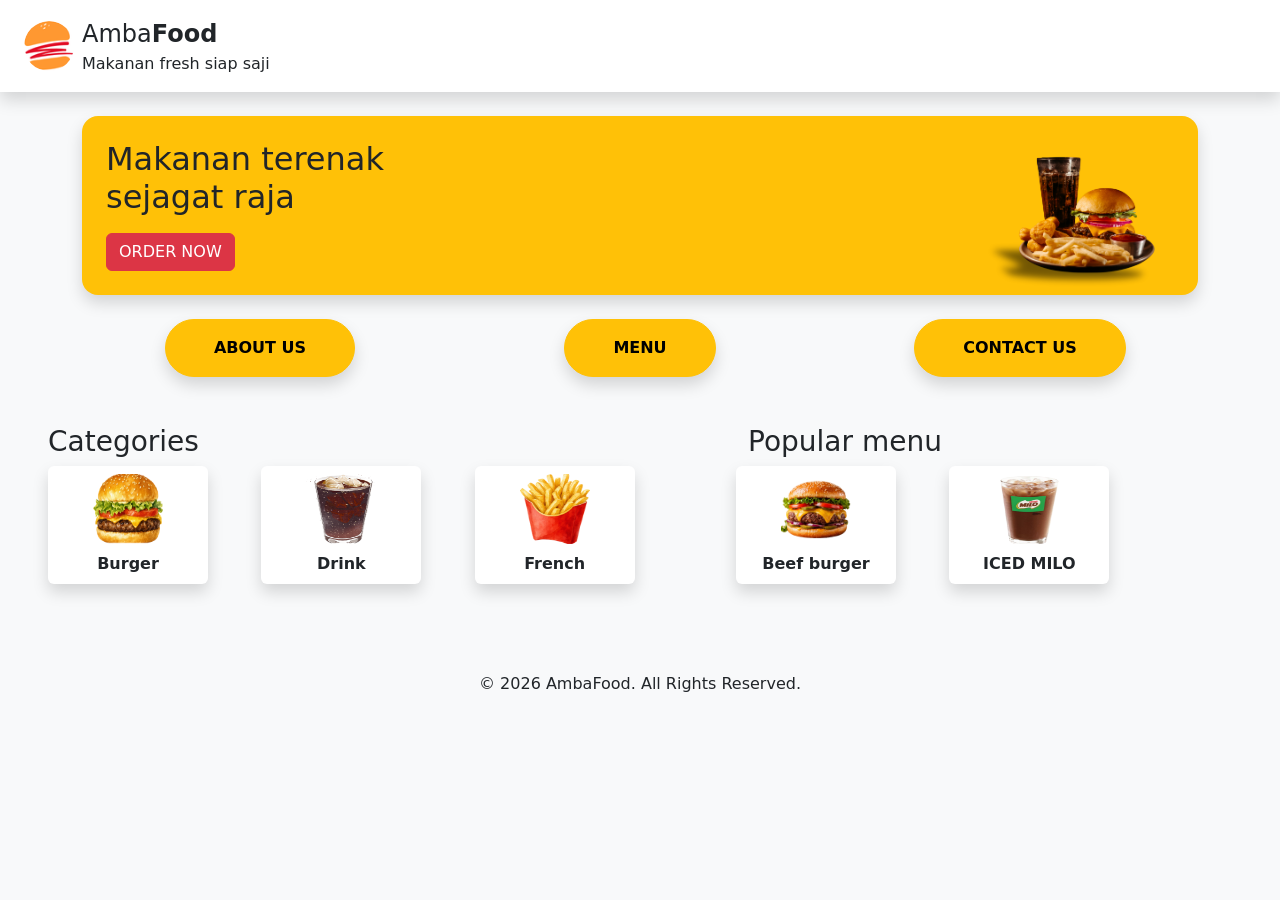
<file: index.html>
<!DOCTYPE html>
<html lang="en">
<head>
    <meta charset="UTF-8">
    <meta name="viewport" content="width=device-width, initial-scale=1.0">
    <title>Halaman awal</title>
    <link href="https://cdn.jsdelivr.net/npm/bootstrap@5.3.3/dist/css/bootstrap.min.css" rel="stylesheet">
</head>
<body class="bg-light overflow-x-hidden">
    
    <!--Navigasiiiiii-->
    <nav class="navbar navbar-light bg-white shadow px-4 py-3">
    <div class="d-flex align-items-center">
        <img src="Logo.png" alt="Logo" width="50" height="50" class="rounded-circle me-2">
        <div class="fs-4">
            Amba<b>Food</b>
            <div class="fs-6">
                Makanan fresh siap saji
            </div>
        </div>
    </div>
  </nav>
   
    <!--Banner-->
<div class="container my-4">
    <div class="bg-warning rounded-4 shadow p-4 d-flex justify-content-between align-items-center flex-wrap position-relative overflow-visible">
        <div>
        <h2 class="mb-3">
            Makanan terenak<br>sejagat raja
        </h2>
        <a href="menu.html" class="btn btn-danger">
            ORDER NOW
        </a>
        </div>
        <img src="Bur.png" alt="Icon burger" height="170" class="position-absolute end-0 top-50 translate-middle-y">
    </div>
</div>

<!--gtw-->
<div class="container mt-4">
    <div class="row text-center">
        <div class="col">
            <a href="about us.html"
               class="btn btn-warning rounded-pill shadow px-5 py-3">
                <b>ABOUT US</b>
            </a>
        </div>
        <div class="col">
            <a href="menumain.html"
               class="btn btn-warning rounded-pill shadow px-5 py-3">
                <b>MENU</b>
            </a>
        </div>
        <div class="col">
            <a href="contactUS.html"
               class="btn btn-warning rounded-pill shadow px-5 py-3">
                <b>CONTACT US</b>
            </a>
        </div>
    </div>
</div>

<!--gtw-->
<div class="row">
    <div class="col-6">
        <h3 class="mt-5 ms-5">
            Categories
        </h3>
    </div>
    <div class="col-6">
        <h3 class="mt-5 ms-5 ps-5">
            Popular menu
        </h3>
    </div>
</div>

<!--pakan-->
<div class="row g-0">
    <div class="col-6 col-md-3 col-lg-2 ms-5">
        <a href="burgermenu.html" class="text-decoration-none text-dark">
        <div class="card shadow border-0 text-center py-2 w-75">
            <img src="Burgerr.png" alt="Burger" class="mx-auto mb-2" width="70" height="70">
            <div class="card-body p-0">
                <p class="mb-0">
                    <b>Burger</b>
                </p>
            </div>
        </div>
        </a>
    </div>

    <div class="col-6 col-md-3 col-lg-2">
        <a href="drinkmenu.html" class="text-decoration-none text-dark">
        <div class="card shadow border-0 text-center py-2 w-75">
            <img src="Drink.png" alt="Minuman" class="mx-auto mb-2" width="70" height="70">
            <div class="card-body p-0">
                <p class="mb-0">
                    <b>Drink</b>
                </p>
            </div>
        </div>
        </a>
    </div>

    <div class="col-6 col-md-3 col-lg-2">
        <a href="kentang.html" class="text-decoration-none text-dark">
        <div class="card shadow border-0 text-center py-2 w-75">
            <img src="kentang.png" alt="Kentang" class="mx-auto mb-2" width="70" height="70">
            <div class="card-body p-0">
                <p class="mb-0">
                    <b>French</b>
                </p>
            </div>
        </div>
        </a>
    </div>

    <div class="col-6 col-md-3 col-lg-2 ms-5">
        <a href="burgermenu.html" class="text-decoration-none text-dark">
        <div class="card shadow border-0 text-center py-2 w-75">
            <img src="BEEF.png" alt="Burger" class="mx-auto mb-2" width="70" height="70">
            <div class="card-body p-0">
                <p class="mb-0">
                    <b>Beef burger</b>
                </p>
            </div>
        </div>
        </a>
    </div>

    <div class="col-6- col-md-3 col-lg-2">
        <a href="drinkmenu.html" class="text-decoration-none text-dark">
        <div class="card shadow border-0 text-center py-2 w-75">
            <img src="Es milo.png" alt="Kentang" class="mx-auto mb-2" width="70" height="70">
            <div class="card-body p-0">
                <p class="mb-0">
                    <b>ICED MILO</b>
                </p>
            </div>
        </div>
        </a>
    </div>
    <footer><br><br><br>
            <p class="mb-0 text-center py-3">
                © 2026 AmbaFood. All Rights Reserved.
            </p>
        </footer>
</body>

</html>
</file>
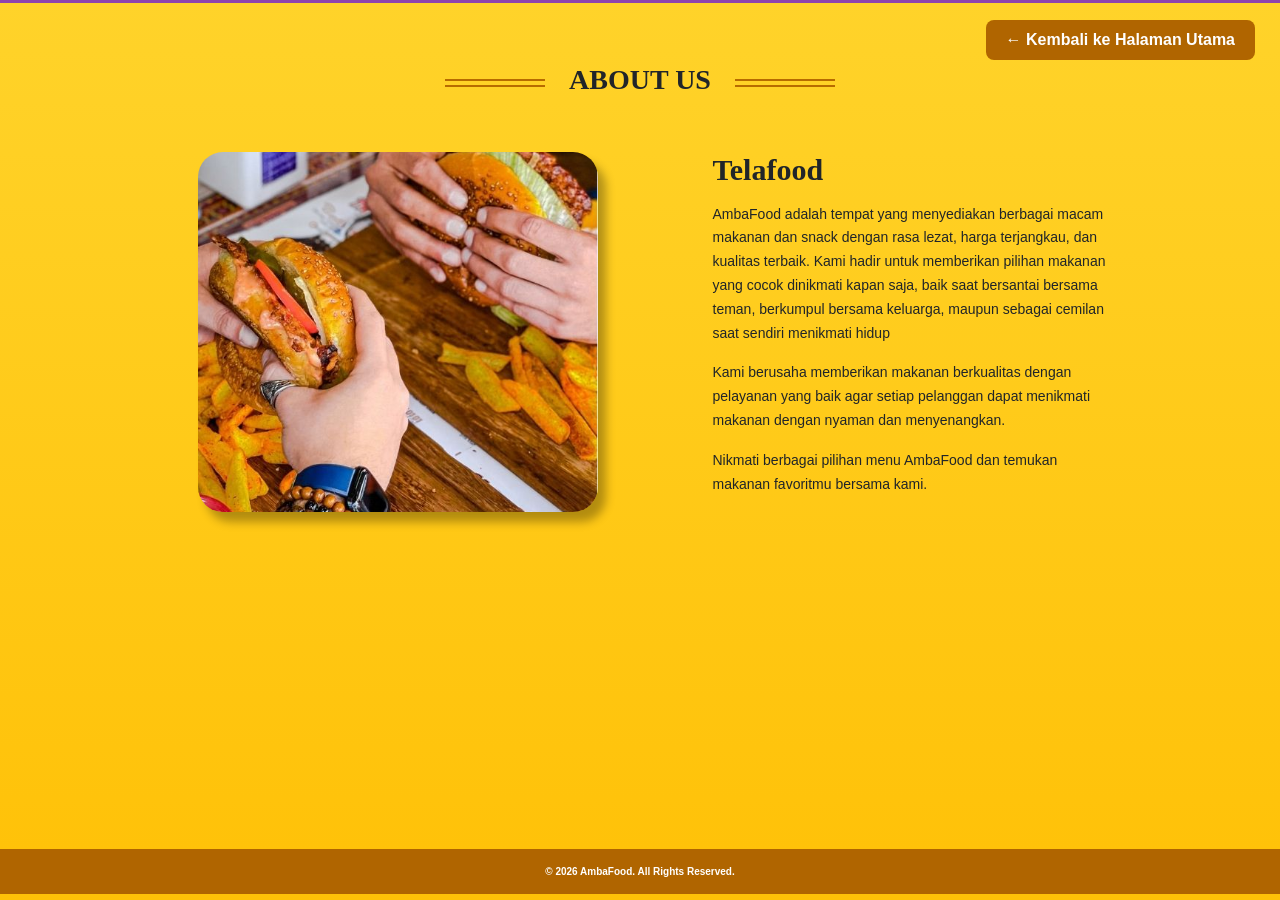
<file: about us.html>
<!doctype html>
<html lang="id">
  <head>
    <meta charset="UTF-8" />
    <meta name="viewport" content="width=device-width, initial-scale=1.0" />
    <title>About Us</title>

    <link
      href="https://cdn.jsdelivr.net/npm/bootstrap@5.3.3/dist/css/bootstrap.min.css"
      rel="stylesheet"
    />

    <style>
      body {
        margin: 0;
        min-height: 100vh;
        background: linear-gradient(to bottom, #ffd32a, #ffc107);
        font-family: Arial, sans-serif;
        border-top: 3px solid #8e44ad;
      }

      .tombol-kembali {
        position: absolute;
        top: 20px;
        right: 25px;
        background-color: #b06500;
        border: none;
        color: white;
        padding: 8px 20px;
        border-radius: 8px;
        font-weight: bold;
        z-index: 10;
      }

      .tombol-kembali:hover {
        background-color: #000;
        color: white;
      }

      .about-section {
        min-height: 94vh;
        padding-top: 60px;
      }

      .judul {
        font-family: Georgia, serif;
        font-weight: bold;
        font-size: 28px;
      }

      .garis {
        width: 100px;
        height: 2px;
        background-color: #b76b00;
        position: relative;
      }

      .garis::after {
        content: "";
        position: absolute;
        width: 100px;
        height: 2px;
        background-color: #b76b00;
        top: 6px;
        left: 0;
      }

      .about-content {
        margin-top: 55px;
      }

      .about-img {
        width: 400px;
        height: 360px;
        object-fit: cover;
        border-radius: 25px;
        box-shadow: 8px 10px 10px rgba(0, 0, 0, 0.3);
      }

      .about-text {
        max-width: 400px;
      }

      .about-text h2 {
        font-family: Georgia, serif;
        font-size: 30px;
        font-weight: bold;
        margin-bottom: 15px;
      }

      .about-text p {
        font-size: 14px;
        line-height: 1.7;
        font-weight: 500;
      }

      footer {
        font-size: 10px;
        text-align: center;
        background-color: #b06500;
        color: white;
        font-weight: bold;
        padding: 15px;
        margin-top: auto;

        display: flex;
        justify-content: center;
        align-items: center;
      }

      @media (max-width: 768px) {
        .about-img {
          width: 300px;
          height: 280px;
        }

        .about-text {
          text-align: center;
        }
      }
    </style>
  </head>

  <body>
    <a href="index.html" class="btn tombol-kembali">
      ← Kembali ke Halaman Utama
    </a>
    <section class="about-section">
      <div class="container">
        <div class="row align-items-center justify-content-center">
          <div class="col-auto">
            <div class="garis"></div>
          </div>

          <div class="col-auto">
            <h1 class="judul mb-0">ABOUT US</h1>
          </div>

          <div class="col-auto">
            <div class="garis"></div>
          </div>
        </div>
      </div>

      <div class="container about-content">
        <div class="row align-items-center justify-content-center g-5">
          <div class="col-md-6 text-center">
            <img
              src="karibipiti.jpg"
              alt="Tentang AmbaFood"
              class="about-img"
            />
          </div>

          <div class="col-md-5">
            <div class="about-text">
              <h2>Telafood</h2>

              <p>
                AmbaFood adalah tempat yang menyediakan berbagai macam makanan
                dan snack dengan rasa lezat, harga terjangkau, dan kualitas
                terbaik. Kami hadir untuk memberikan pilihan makanan yang cocok
                dinikmati kapan saja, baik saat bersantai bersama teman,
                berkumpul bersama keluarga, maupun sebagai cemilan saat sendiri
                menikmati hidup
              </p>

              <p>
                Kami berusaha memberikan makanan berkualitas dengan pelayanan
                yang baik agar setiap pelanggan dapat menikmati makanan dengan
                nyaman dan menyenangkan.
              </p>

              <p>
                Nikmati berbagai pilihan menu AmbaFood dan temukan makanan
                favoritmu bersama kami.
              </p>
            </div>
          </div>
        </div>
      </div>
    </section>

    <footer>© 2026 AmbaFood. All Rights Reserved.</footer>
  </body>
</html>
</file>
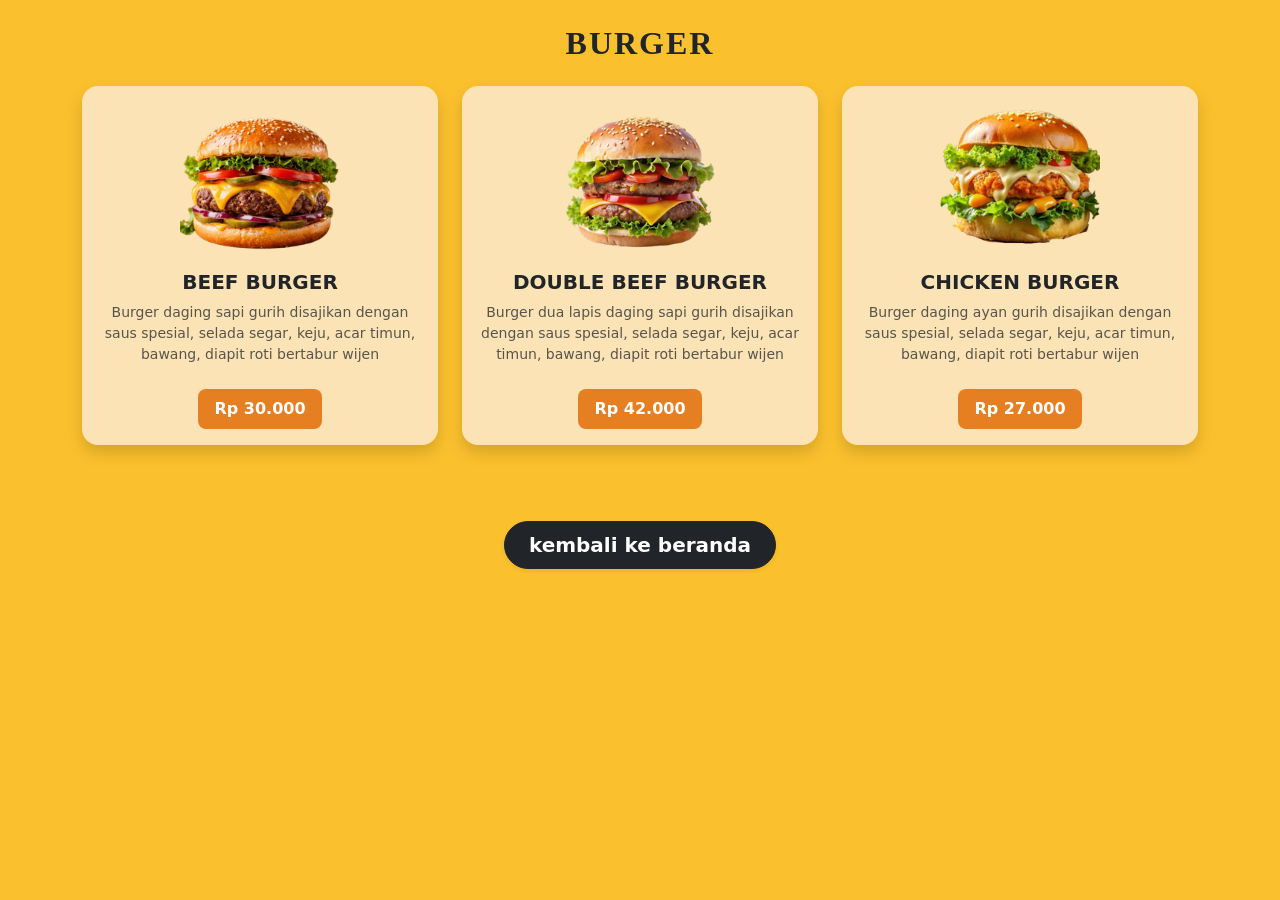
<file: burgermenu.html>
<!DOCTYPE html>
<html lang="en">
<head>
    <meta charset="UTF-8">
    <meta name="viewport" content="width=device-width, initial-scale=1.0">
    <title>Burger Menu</title>
    <link href="https://cdn.jsdelivr.net/npm/bootstrap@5.3.0/dist/css/bootstrap.min.css" rel="stylesheet">
    <link rel="stylesheet" href="style.css">
</head>
<body class=" bg-menu-yellow">
    <div class=" container py-4">

        <section class="mb-5">
            <h2 class="text-center fw-bold mb-4 judul-menu">BURGER</h2>
            <div class="row g-4 justify-content-center">

                <!-- beef burger-->
                <div class="col-12 col-md-4">
                    <div class="card card-menu shadow rounded-4 h-100 text-center p-3 position-relative">
                        <img src="BeefBurger.png" class="card-img-top mx-auto mb-2" alt="alt burger">
                        <div class="card-body d-flex flex-column justify-content-between p-0">
                            <div>
                                <h5 class="card-title fw-bold text-uppercase">Beef Burger</h5>
                                <p class="card-text small text-muted">Burger daging sapi gurih disajikan dengan saus spesial, selada segar, keju, acar timun, bawang, diapit roti bertabur wijen</p>
                            </div>
                            <div class="mt-4">
                                <span class="badge-harga d-inline-block px-3 py-2 fs-6">Rp 30.000</span>
                            </div>
                        </div>
                    </div>
                </div>
                <!--Double beef-->
                
                <div class="col-12 col-md-4">
                    <div class="card card-menu shadow rounded-4 h-100 text-center p-3 position-relative">
                        <img src="DoubleBeefBurger.png" class="card-img-top mx-auto mb-2" alt="alt burger">
                        <div class="card-body d-flex flex-column justify-content-between p-0">
                            <div>
                                <h5 class="card-title fw-bold text-uppercase">Double Beef Burger</h5>
                                <p class="card-text small text-muted">Burger dua lapis daging sapi gurih disajikan dengan saus spesial, selada segar, keju, acar timun, bawang, diapit roti bertabur wijen</p>
                            </div>
                            <div class="mt-4">
                                <span class="badge-harga d-inline-block px-3 py-2 fs-6">Rp 42.000</span>
                            </div>
                        </div>
                    </div>
                </div>
                <!--Chicken burger-->
                <div class="col-12 col-md-4">
                    <div class="card card-menu shadow rounded-4 h-100 text-center p-3 position-relative">
                        <img src="ChickenBurger.png" class="card-img-top mx-auto mb-2" alt="alt burger">
                        <div class="card-body d-flex flex-column justify-content-between p-0">
                            <div>
                                <h5 class="card-title fw-bold text-uppercase">Chicken Burger</h5>
                                <p class="card-text small text-muted">Burger daging ayan gurih disajikan dengan saus spesial, selada segar, keju, acar timun, bawang, diapit roti bertabur wijen</p>
                            </div>
                            <div class="mt-4">
                                <span class="badge-harga d-inline-block px-3 py-2 fs-6">Rp 27.000</span>
                            </div>
                        </div>
                    </div>
                </div>
            </div>
        </section>
    </div>
     <div class="text-center mt-1 mb-3">
        <a href="index.html" class="btn btn-dark btn-lg fw-bold btn-lg fw-bold rounded-pill px-4 py-2 shadow-sm ">
            kembali ke beranda
        </a>
    </div>


</body>
</html>
</file>
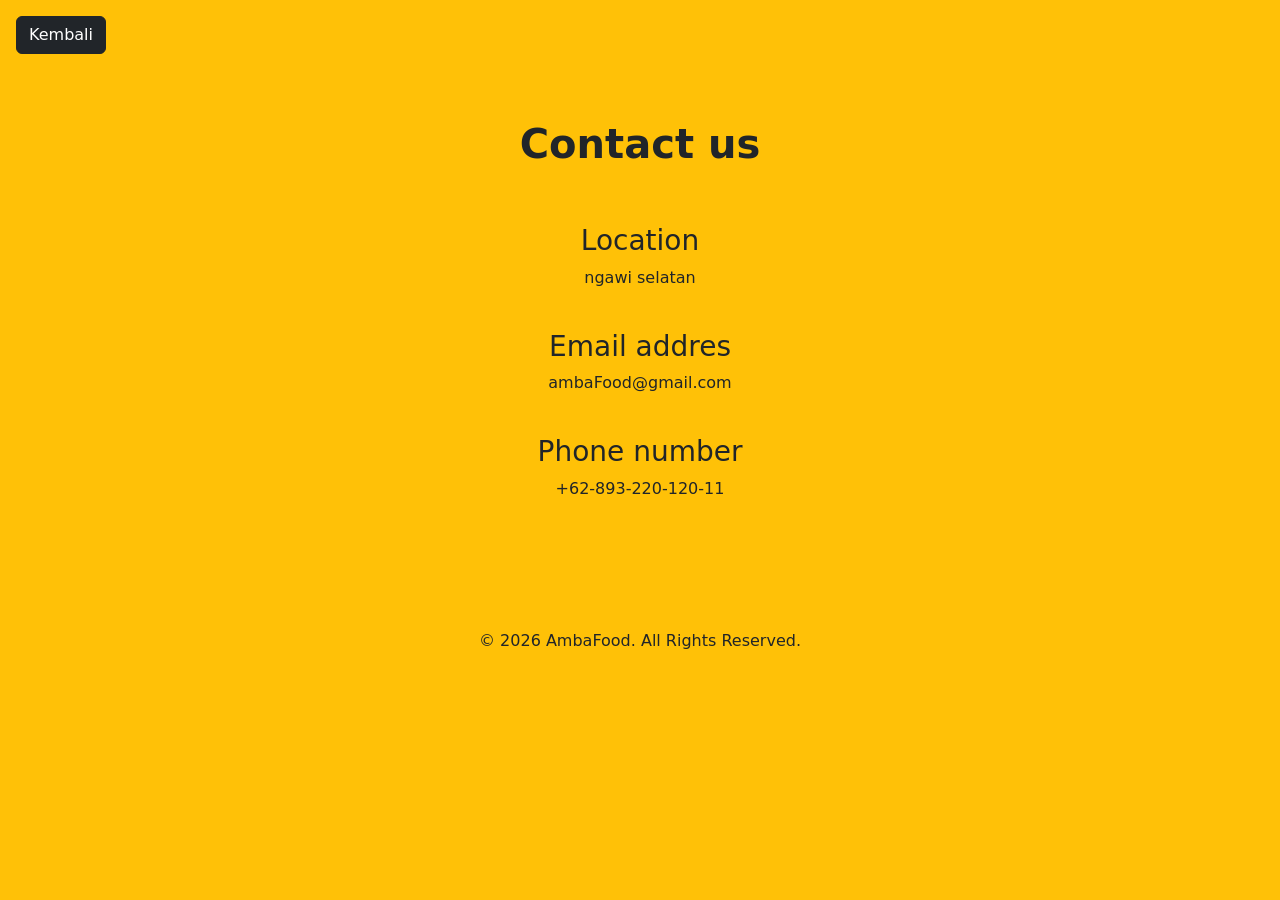
<file: contactUS.html>
<!DOCTYPE html>
<html lang="en">
<head>
    <meta charset="UTF-8">
    <meta name="viewport" content="width=device-width, initial-scale=1.0">
    <title>Contact us</title>
    <link href="https://cdn.jsdelivr.net/npm/bootstrap@5.3.3/dist/css/bootstrap.min.css" rel="stylesheet">


</head>

<body class="bg-warning overflow-x-hidden">
    <div class="position-relative">
        <a href="index.html" class="btn btn-dark position-absolute top-0 start-0 m-3">
                Kembali
        </a>
        </div>

    <br><br><br>
    <div class="text-center mt-5">
        <h1>
            <b>Contact us</b><br><br>
        </h1>

        <h3>
            Location
        </h3>
            <p>ngawi selatan</p><br>

        <h3>
            Email addres
        </h3>
            <p>ambaFood@gmail.com</p><br>
        <h3>
            Phone number
        </h3>
            <p>+62-893-220-120-11</p><br>
                
            
        </div>
        <footer><br><br><br>
            <p class="mb-0 text-center py-3">
                © 2026 AmbaFood. All Rights Reserved.
            </p>
        </footer>

        
    </body>

</html>
</file>
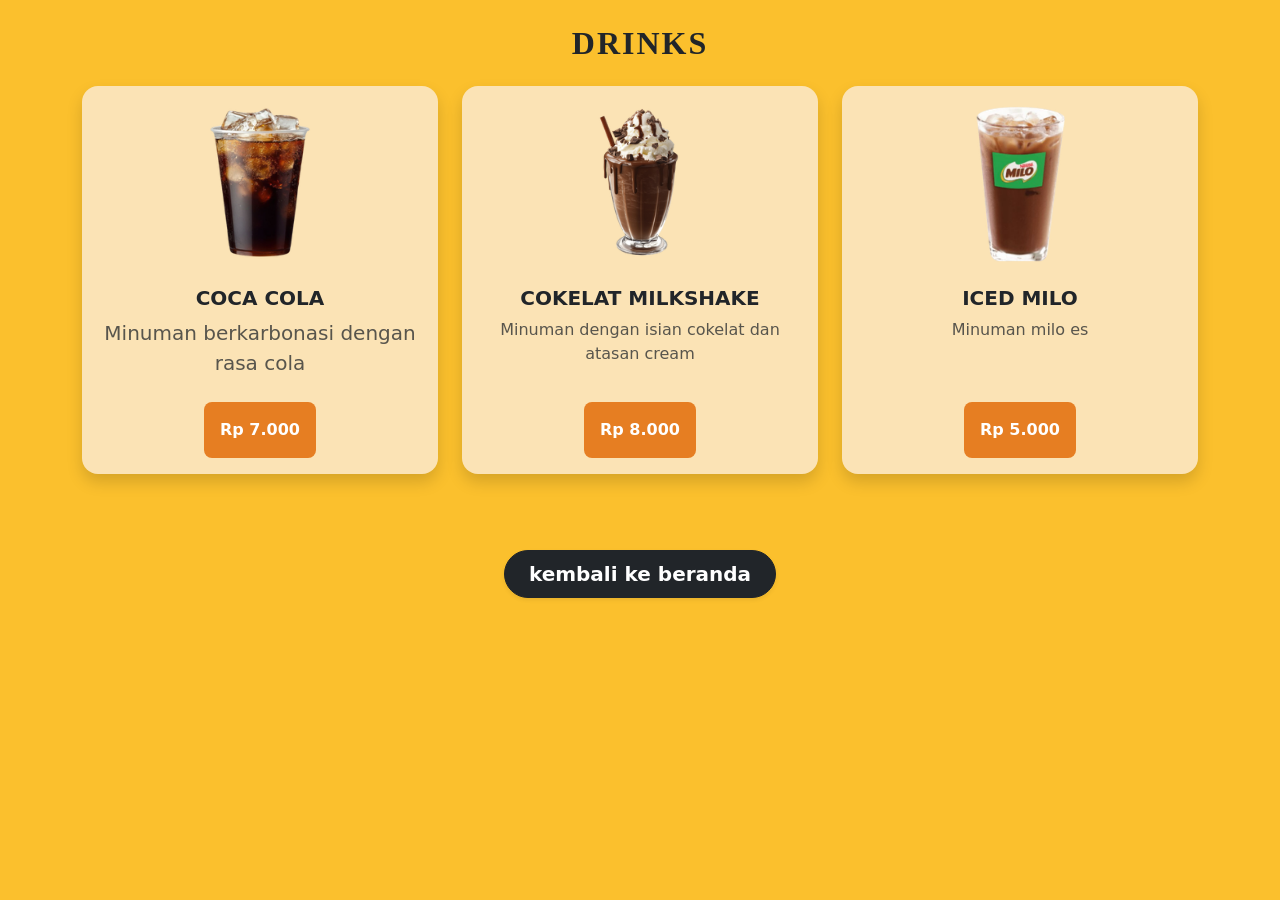
<file: drinkmenu.html>
<!DOCTYPE html>
<html lang="en">
<head>
    <meta charset="UTF-8">
    <meta name="viewport" content="width=device-width, initial-scale=1.0">
    <title>Burger Menu</title>
    <link href="https://cdn.jsdelivr.net/npm/bootstrap@5.3.0/dist/css/bootstrap.min.css" rel="stylesheet">
    <link rel="stylesheet" href="style.css">
</head>
<body class=" bg-menu-yellow">
    <div class=" container py-4">
                <!--DRINKS-->

        <section class="mb-5">
            <h2 class="text-center fw-bold mb-4 judul-menu">DRINKS</h2>
            <div class="row g-4 justify-content-center">

                <!--COCA COLA-->
                <div class="col-12 col-md-4">
                    <div class="card card-menu shadow rounded-4 h-100 text-center p-3 position-relative">
                        <img src="COCA COLA.png" class=" mx-auto mb-4" alt="alt burger">
                        <div class="card-body d-flex flex-column justify-content-between p-0">
                            <div>
                                <h5 class="card-title fw-bold text-uppercase">Coca cola</h5>
                                <p class="card-text fs-5 text-muted">Minuman berkarbonasi dengan rasa cola</p>
                            </div>
                            <div class="mt-4">
                                <span class="badge-harga d-inline-block px-3 py-3 fs-6">Rp 7.000</span>
                            </div>
                        </div>
                    </div>
                </div>
                <!--Cholate milkshake-->
                
                <div class="col-12 col-md-4">
                    <div class="card card-menu shadow rounded-4 h-100 text-center p-3 position-relative">
                        <img src="cokelatmilkshake.png" class=" mx-auto mb-4" alt="alt burger">
                        <div class="card-body d-flex flex-column justify-content-between p-0">
                            <div>
                                <h5 class="card-title fw-bold text-uppercase">Cokelat Milkshake</h5>
                                <p class="card-text text-muted">Minuman dengan isian cokelat dan atasan cream</p>
                            </div>
                            <div class="mt-4">
                                <span class="badge-harga d-inline-block px-3 py-3 fs-6">Rp 8.000</span>
                            </div>
                        </div>
                    </div>
                </div>
                <!--Milo ice-->
                <div class="col-12 col-md-4">
                    <div class="card card-menu shadow rounded-4 h-100 text-center p-3 position-relative">
                        <img src="MiloIced.png" class="mx-auto mb-4" alt="alt burger">
                        <div class="card-body d-flex flex-column justify-content-between p-0">
                            <div>
                                <h5 class="card-title fw-bold text-uppercase">ICED MILO</h5>
                                <p class="card-text text-muted">Minuman milo es</p>
                            </div>
                            <div class="mt-4">
                                <span class="badge-harga d-inline-block px-3 py-3 fs-6">Rp 5.000</span>
                            </div>
                        </div>
                    </div>
                </div>
            </div>
        </section>
       
    </div>
     <div class="text-center mt-1 mb-3">
        <a href="index.html" class="btn btn-dark btn-lg fw-bold btn-lg fw-bold rounded-pill px-4 py-2 shadow-sm ">
            kembali ke beranda
        </a>
    </div>


</body>
</html>
</file>
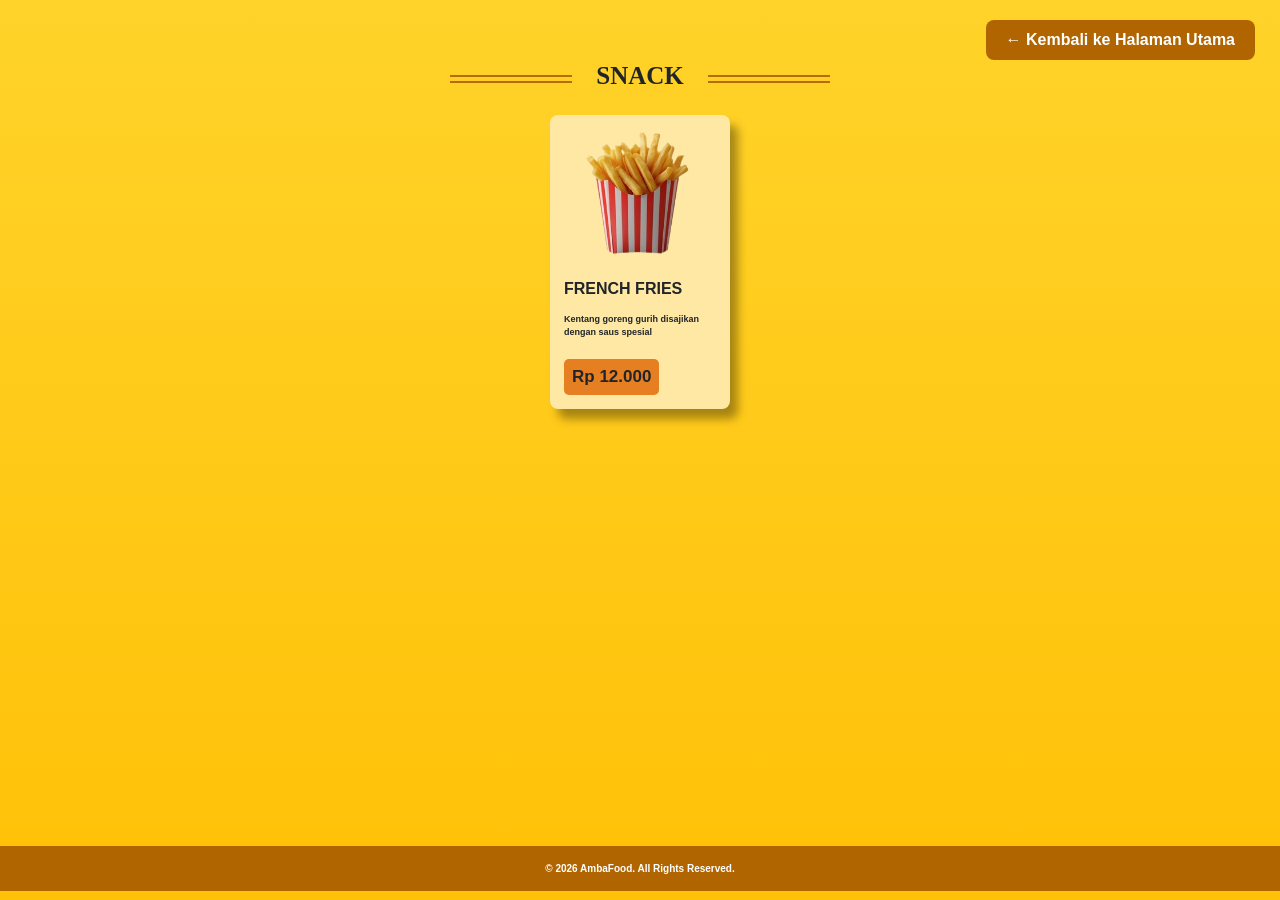
<file: kentang.html>
<!doctype html>
<html lang="id">
  <head>
    <meta charset="UTF-8" />
    <meta name="viewport" content="width=device-width, initial-scale=1.0" />
    <title>Snack</title>

    <link
      href="https://cdn.jsdelivr.net/npm/bootstrap@5.3.3/dist/css/bootstrap.min.css"
      rel="stylesheet"
    />

    <style>
      body {
        margin: 0;
        min-height: 100vh;
        background: linear-gradient(to bottom, #ffd32a, #ffc107);
        font-family: Arial, sans-serif;
      }

      .tombol-kembali {
        position: absolute;
        top: 20px;
        right: 25px;
        background-color: #b06500;
        border: none;
        color: white;
        padding: 8px 20px;
        border-radius: 8px;
        font-weight: bold;
        z-index: 10;
      }

      .tombol-kembali:hover {
        background-color: #000;
        color: white;
      }

      .snack-section {
        min-height: 94vh;
        position: relative;
        padding-top: 45px;
      }

      .judul {
        font-family: Georgia, serif;
        font-weight: bold;
        font-size: 25px;
      }

      .garis {
        width: 122px;
        height: 2px;
        background-color: #b76b00;
        position: relative;
      }

      .garis::after {
        content: "";
        position: absolute;
        width: 122px;
        height: 2px;
        background-color: #b76b00;
        top: 6px;
        left: 0;
      }

      .snack-card {
        width: 180px;
        min-height: 290px;
        background-color: #ffe8a3;
        border-radius: 8px;
        box-shadow: 8px 10px 10px rgba(0, 0, 0, 0.35);
        padding: 14px;
      }

      .snack-card img {
        width: 100%;
        height: 145px;
        object-fit: contain;
      }

      .snack-card h5 {
        font-size: 16px;
        font-weight: bold;
        margin-top: 5px;
      }

      .snack-card p {
        font-size: 9px;
        font-weight: bold;
        line-height: 1.4;
        margin-top: 15px;
      }

      .harga {
        display: inline-block;
        background-color: #e67e22;
        padding: 5px 8px;
        border-radius: 5px;
        font-size: 17px;
        font-weight: bold;
        margin-top: 5px;
      }

      footer {
        font-size: 10px;
        text-align: center;
        background-color: #b06500;
        color: white;
        font-weight: bold;
        padding: 15px;
        margin-top: auto;

        display: flex;
        justify-content: center;
        align-items: center;
      }
    </style>
  </head>

  <body>
    <a href="index.html" class="btn tombol-kembali">
      ← Kembali ke Halaman Utama
    </a>
    <section class="snack-section">
      <!-- Judul -->
      <div class="container pt-3">
        <div class="row align-items-center justify-content-center">
          <div class="col-auto">
            <div class="garis"></div>
          </div>

          <div class="col-auto">
            <h1 class="judul mb-0">SNACK</h1>
          </div>

          <div class="col-auto">
            <div class="garis"></div>
          </div>
        </div>
      </div>

      <!-- Card Snack -->
      <div class="container d-flex justify-content-center mt-4">
        <div class="snack-card">
          <img src="kentang.jpg" alt="French Fries" />

          <h5>FRENCH FRIES</h5>
          <p>Kentang goreng gurih disajikan dengan saus spesial</p>

          <div class="harga">Rp 12.000</div>
        </div>
      </div>
    </section>

    <footer>© 2026 AmbaFood. All Rights Reserved.</footer>
  </body>
</html>
</file>
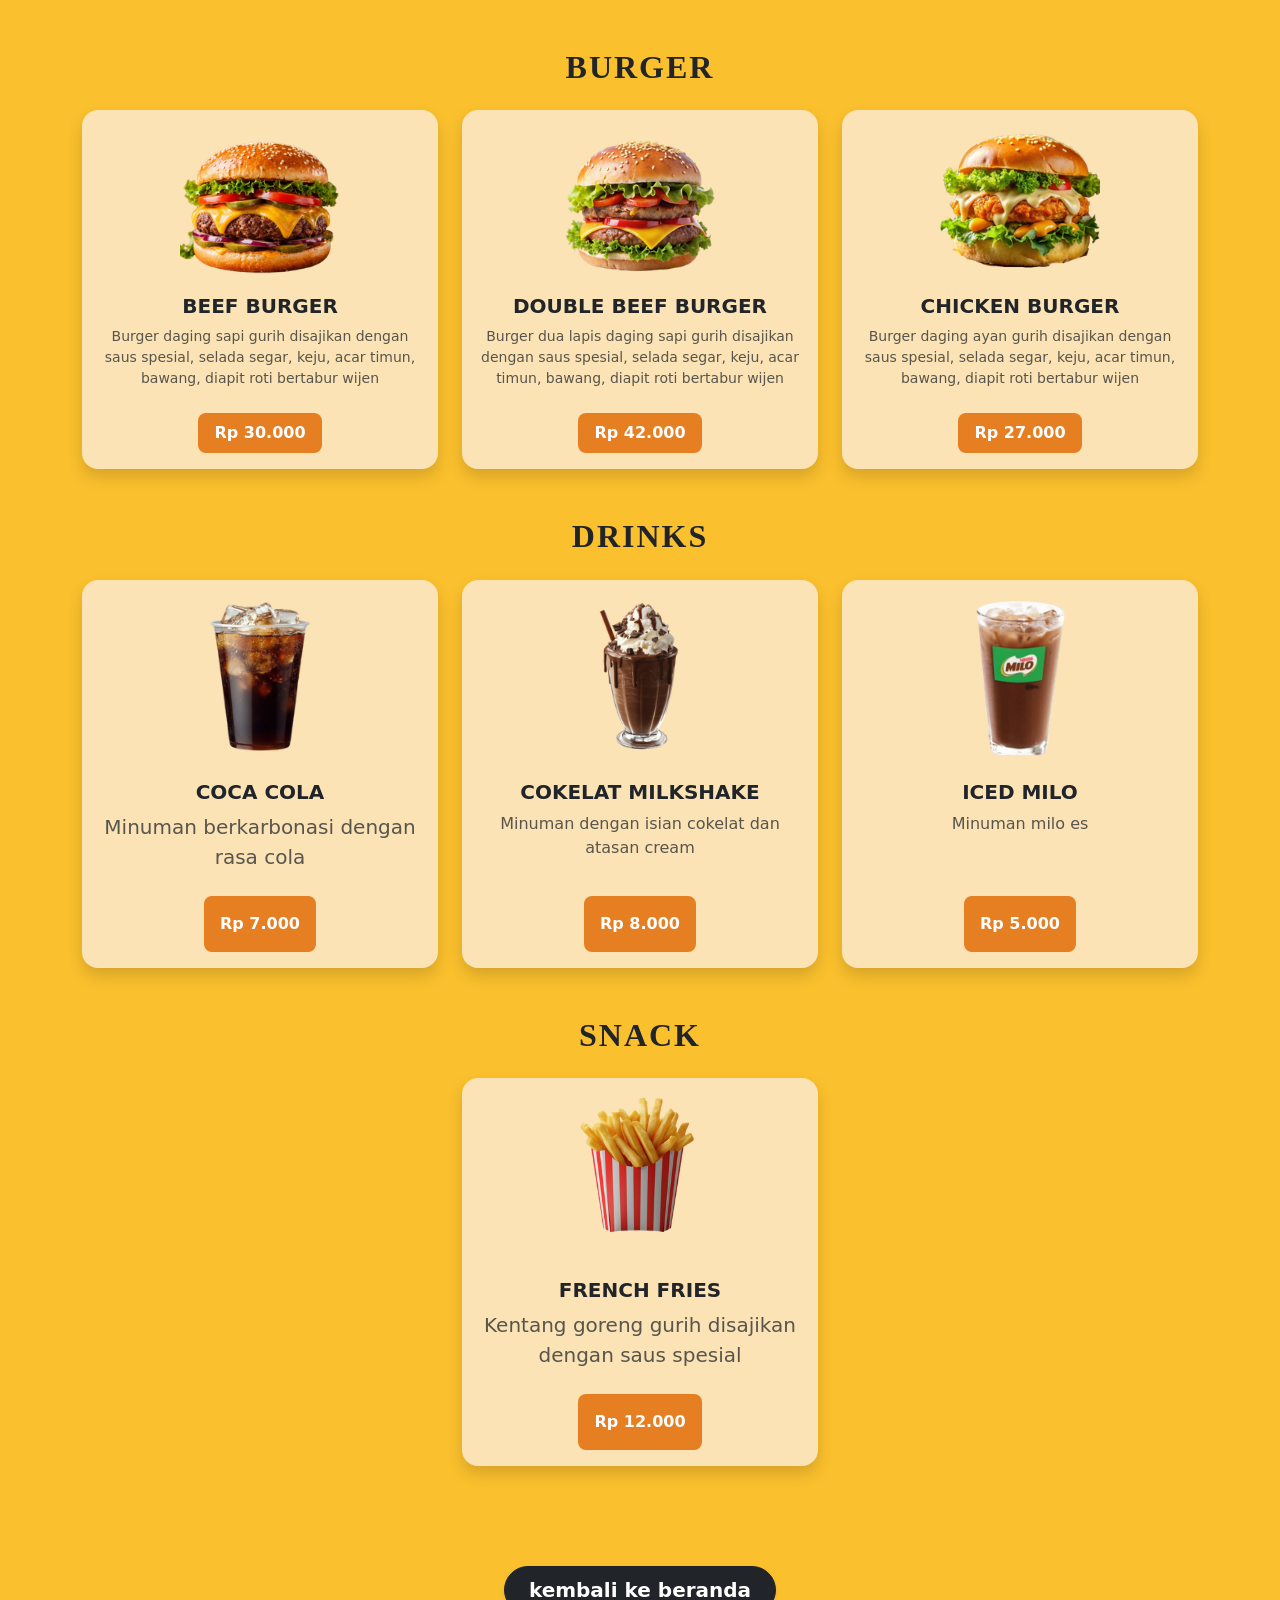
<file: menumain.html>
<!DOCTYPE html>
<html lang="en">
<head>
    <meta charset="UTF-8">
    <meta name="viewport" content="width=device-width, initial-scale=1.0">
    <title>Menu Main</title>
    <link href="https://cdn.jsdelivr.net/npm/bootstrap@5.3.0/dist/css/bootstrap.min.css" rel="stylesheet">
    <link rel="stylesheet" href="style.css">
</head>
<body class="bg-menu-yellow">
    <div class="container py-5">

        <section class="mb-5">
            <h2 class="text-center fw-bold mb-4 judul-menu">BURGER</h2>
            <div class="row g-4 justify-content-center">

                <!-- beef burger-->
                <div class="col-12 col-md-4">
                    <div class="card card-menu shadow rounded-4 h-100 text-center p-3 position-relative">
                        <img src="BeefBurger.png" class="card-img-top mx-auto mb-2" alt="alt burger">
                        <div class="card-body d-flex flex-column justify-content-between p-0">
                            <div>
                                <h5 class="card-title fw-bold text-uppercase">Beef Burger</h5>
                                <p class="card-text small text-muted">Burger daging sapi gurih disajikan dengan saus spesial, selada segar, keju, acar timun, bawang, diapit roti bertabur wijen</p>
                            </div>
                            <div class="mt-4">
                                <span class="badge-harga d-inline-block px-3 py-2 fs-6">Rp 30.000</span>
                            </div>
                        </div>
                    </div>
                </div>
                <!--Double beef-->
                
                <div class="col-12 col-md-4">
                    <div class="card card-menu shadow rounded-4 h-100 text-center p-3 position-relative">
                        <img src="DoubleBeefBurger.png" class="card-img-top mx-auto mb-2" alt="alt burger">
                        <div class="card-body d-flex flex-column justify-content-between p-0">
                            <div>
                                <h5 class="card-title fw-bold text-uppercase">Double Beef Burger</h5>
                                <p class="card-text small text-muted">Burger dua lapis daging sapi gurih disajikan dengan saus spesial, selada segar, keju, acar timun, bawang, diapit roti bertabur wijen</p>
                            </div>
                            <div class="mt-4">
                                <span class="badge-harga d-inline-block px-3 py-2 fs-6">Rp 42.000</span>
                            </div>
                        </div>
                    </div>
                </div>
                <!--Chicken burger-->
                <div class="col-12 col-md-4">
                    <div class="card card-menu shadow rounded-4 h-100 text-center p-3 position-relative">
                        <img src="ChickenBurger.png" class="card-img-top mx-auto mb-2" alt="alt burger">
                        <div class="card-body d-flex flex-column justify-content-between p-0">
                            <div>
                                <h5 class="card-title fw-bold text-uppercase">Chicken Burger</h5>
                                <p class="card-text small text-muted">Burger daging ayan gurih disajikan dengan saus spesial, selada segar, keju, acar timun, bawang, diapit roti bertabur wijen</p>
                            </div>
                            <div class="mt-4">
                                <span class="badge-harga d-inline-block px-3 py-2 fs-6">Rp 27.000</span>
                            </div>
                        </div>
                    </div>
                </div>
            </div>
        </section>

        <!--DRINKS-->

        <section class="mb-5">
            <h2 class="text-center fw-bold mb-4 judul-menu">DRINKS</h2>
            <div class="row g-4 justify-content-center">

                <!--COCA COLA-->
                <div class="col-12 col-md-4">
                    <div class="card card-menu shadow rounded-4 h-100 text-center p-3 position-relative">
                        <img src="COCA COLA.png" class=" mx-auto mb-4" alt="alt burger">
                        <div class="card-body d-flex flex-column justify-content-between p-0">
                            <div>
                                <h5 class="card-title fw-bold text-uppercase">Coca cola</h5>
                                <p class="card-text fs-5 text-muted">Minuman berkarbonasi dengan rasa cola</p>
                            </div>
                            <div class="mt-4">
                                <span class="badge-harga d-inline-block px-3 py-3 fs-6">Rp 7.000</span>
                            </div>
                        </div>
                    </div>
                </div>
                <!--Cholate milkshake-->
                
                <div class="col-12 col-md-4">
                    <div class="card card-menu shadow rounded-4 h-100 text-center p-3 position-relative">
                        <img src="cokelatmilkshake.png" class=" mx-auto mb-4" alt="alt burger">
                        <div class="card-body d-flex flex-column justify-content-between p-0">
                            <div>
                                <h5 class="card-title fw-bold text-uppercase">Cokelat Milkshake</h5>
                                <p class="card-text text-muted">Minuman dengan isian cokelat dan atasan cream</p>
                            </div>
                            <div class="mt-4">
                                <span class="badge-harga d-inline-block px-3 py-3 fs-6">Rp 8.000</span>
                            </div>
                        </div>
                    </div>
                </div>
                <!--Milo ice-->
                <div class="col-12 col-md-4">
                    <div class="card card-menu shadow rounded-4 h-100 text-center p-3 position-relative">
                        <img src="MiloIced.png" class="mx-auto mb-4" alt="alt burger">
                        <div class="card-body d-flex flex-column justify-content-between p-0">
                            <div>
                                <h5 class="card-title fw-bold text-uppercase">ICED MILO</h5>
                                <p class="card-text text-muted">Minuman milo es</p>
                            </div>
                            <div class="mt-4">
                                <span class="badge-harga d-inline-block px-3 py-3 fs-6">Rp 5.000</span>
                            </div>
                        </div>
                    </div>
                </div>
            </div>
        </section>

        <!--Snack-->

        <section class="mb-5">
            <h2 class="text-center fw-bold mb-4 judul-menu">SNACK</h2>
            <div class="row g-4 justify-content-center">

                <!--COCA COLA-->
                <div class="col-12 col-md-4">
                    <div class="card card-menu shadow rounded-4 h-100 text-center p-3 position-relative">
                        <img src="Fries.png" class=" mx-auto mb-4" alt="alt burger">
                        <div class="card-body d-flex flex-column justify-content-between p-0">
                            <div>
                                <h5 class="card-title fw-bold text-uppercase">French Fries</h5>
                                <p class="card-text fs-5 text-muted">Kentang goreng gurih disajikan dengan saus spesial</p>
                            </div>
                            <div class="mt-4">
                                <span class="badge-harga d-inline-block px-3 py-3 fs-6">Rp 12.000</span>
                            </div>
                        </div>
                    </div>
                </div>
            </div>
        </section>
    </div>
    <div class="text-center mt-1 mb-3">
        <a href="index.html" class="btn btn-dark btn-lg fw-bold btn-lg fw-bold rounded-pill px-4 py-2 shadow-sm ">
            kembali ke beranda
        </a>
    </div>
</body>
<footer>

</footer>
</html>
</file>
<file: style.css>
.bg-menu-yellow{
    background-color: #fbc02d;
}

.judul-menu{
    font-family: serif;
    letter-spacing: 2px
}

.card-menu {
    background-color: #fbe3b5;
    border: none;
    transition: transform 0.2s ease-in-out;
}

.card-menu:hover {
    transform: translateY(-5px);
}

.badge-harga {
    background-color: #e67e22;
    color: white;
    border-radius: 8px;
    font-weight: bold;
}

.footer {
    background-color: #e67e22;
}

/* Styling Khusus Smartphone (Layar Maksimal 768px) */
@media screen and (max-width: 768px) {
    .judul-menu {
        font-size: 1.5rem;
    }
    
    /* Atur batas ukuran gambar di HP agar pas */
    .card-menu img {
        max-height: 120px;
        object-fit: contain;
    }
}

/* Styling Khusus Desktop (Layar Minimal 1024px) */
@media screen and (min-width: 1024px) {
  body {
    font-size: 16px;
    background-color: #ffffff;
  }

/* Desktop (Layar Minimal 1024px) */
@media screen and (min-width: 1024px) {
    /* Atur batas ukuran gambar di Desktop */
    .card-menu img {
        max-height: 160px;
        object-fit: contain;
    }
}
</file>
